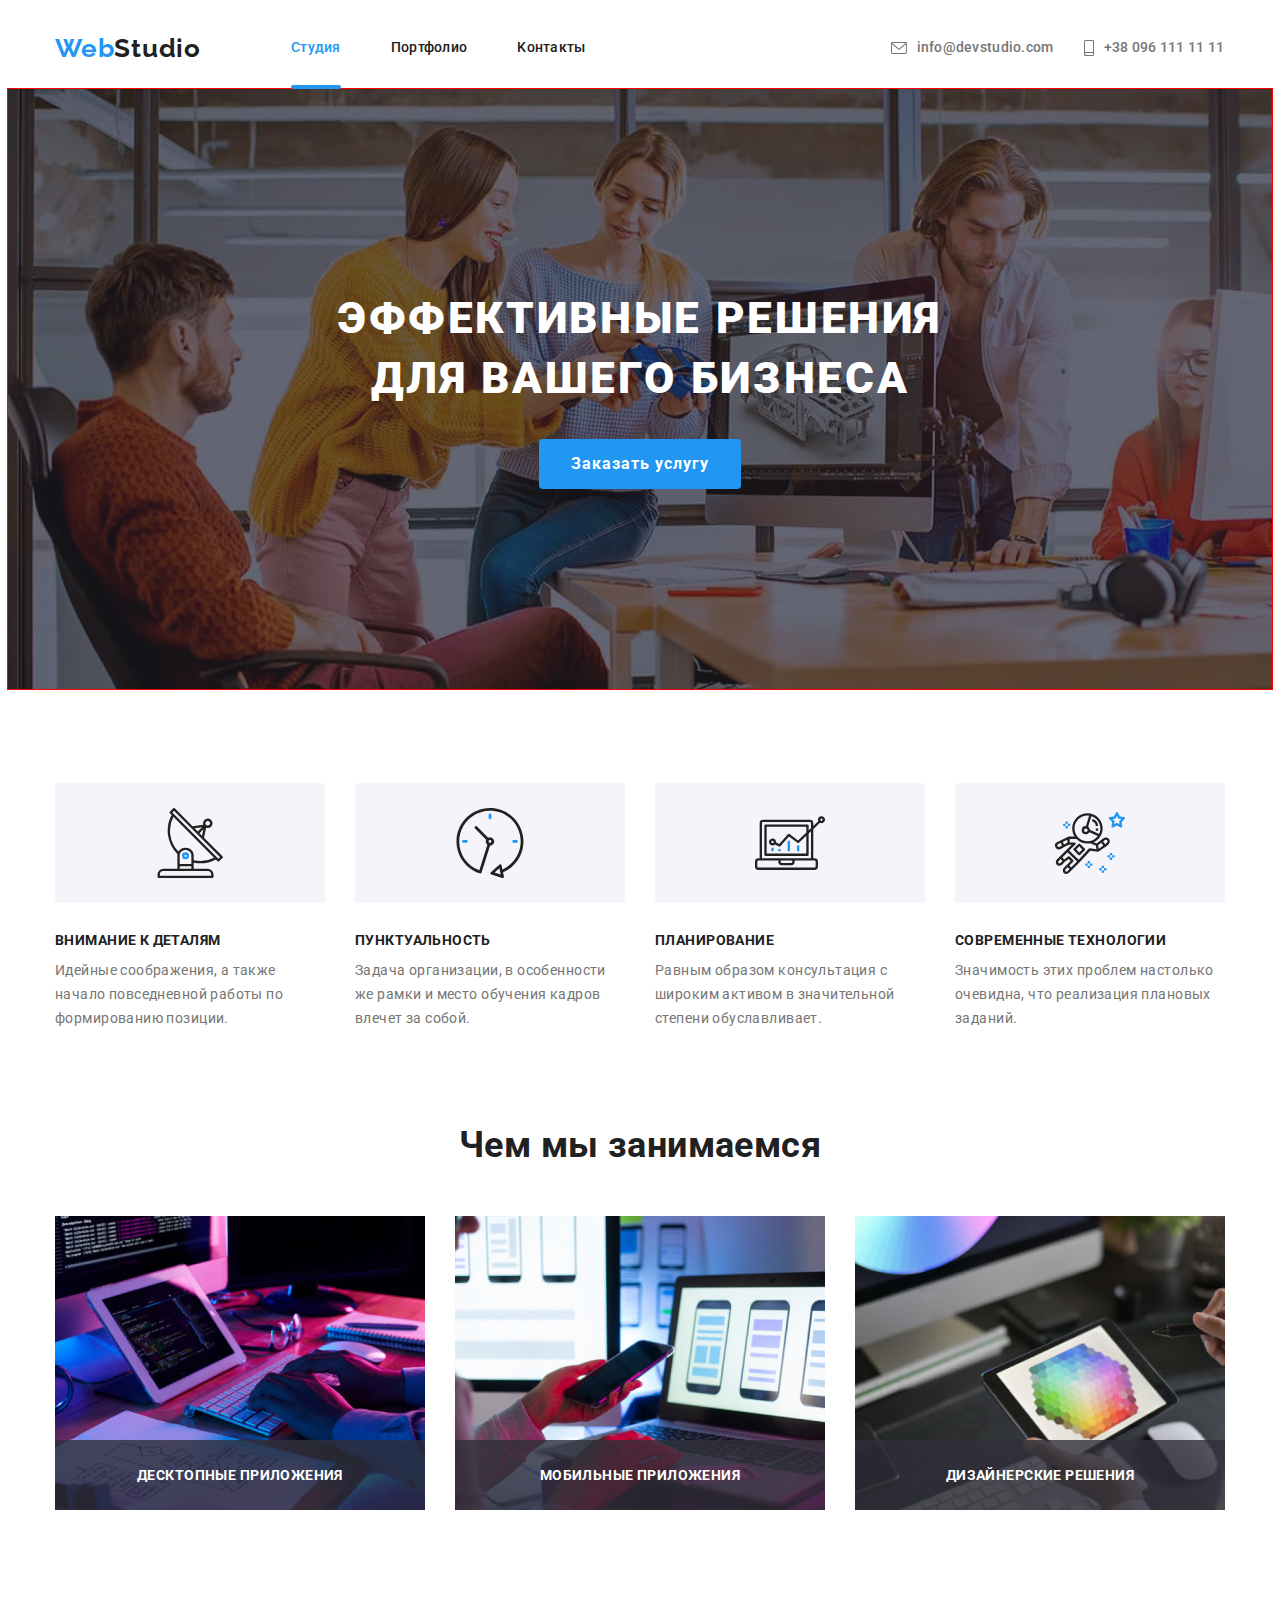
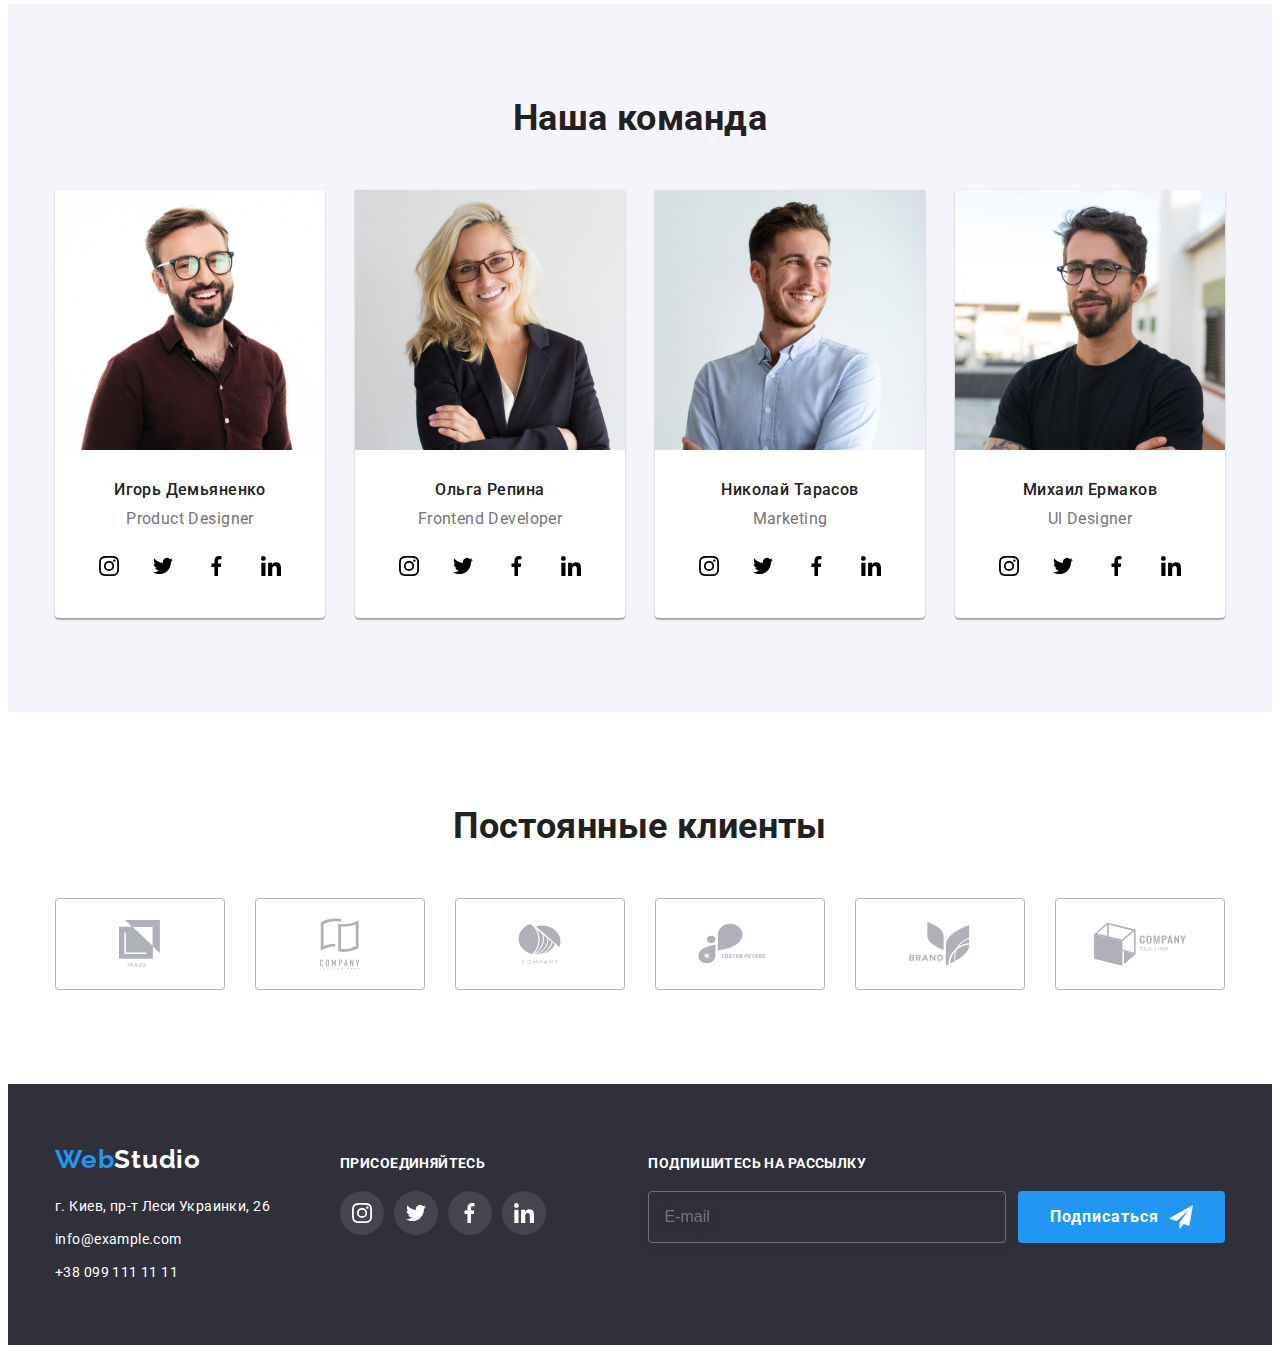
<file: index.html>
<!DOCTYPE html>
<html lang="ru">

<head>
    <meta charset="UTF-8">
    <meta http-equiv="X-UA-Compatible" content="IE=edge">
    <meta name="viewport" content="width=device-width, initial-scale=1.0">
    <link rel="preconnect" href="https://fonts.googleapis.com">
    <link rel="preconnect" href="https://fonts.gstatic.com" crossorigin>
    <link
        href="https://fonts.googleapis.com/css2?family=Raleway:wght@700&family=Roboto:wght@400;500;700;900&display=swap"
        rel="stylesheet">
    <title>Document</title>
    <link rel="stylesheet" href="https://cdnjs.cloudflare.com/ajax/libs/modern-normalize/1.1.0/modern-normalize.min.css" integrity="sha512-wpPYUAdjBVSE4KJnH1VR1HeZfpl1ub8YT/NKx4PuQ5NmX2tKuGu6U/JRp5y+Y8XG2tV+wKQpNHVUX03MfMFn9Q==" crossorigin="anonymous" referrerpolicy="no-referrer" />
    <!-- <link rel="stylesheet" href="./css/style.css"> -->
    <link rel="stylesheet" href="./css/main.min.css">
</head>

<body>
    <header class="header">
        <div class="container header-container">
            <nav class="site-nav">
                <a class="logo link" href="./" lang="en">Web<span class="logo-studio-header">Studio</span> </a>
                <ul class="header-nav__list list">
                    <li class="header-nav__item"><a class="link header-nav__link current" href="./index.html">Студия</a>
                    </li>
                    <li class="header-nav__item"><a class="link header-nav__link " href="./portfolio.html">Портфолио</a>
                    </li>
                    <li class="header-nav__item"><a class="link header-nav__link" href="">Kонтакты</a></li>
                </ul>
            </nav>
            <ul class="auth-nav list">
                <li class="auth-nav__item">
                    <a class="link header-nav__link contact-link" href="mailto:info@devstudio.com">
                        <svg class="auth-nav__icon" width="16" height="12">
                            <use href="img/icons.svg#icon-envelope"></use>
                        </svg>info@devstudio.com</a>
                </li>
                <li class="auth-nav__item">
                    <a class="link header-nav__link contact-link" href="tel:+38096111111">
                        <svg class="auth-nav__icon" width="10" height="16">
                            <use href="img/icons.svg#icon-smartphone"></use>
                        </svg>+38 096 111 11 11</a>
                </li>
            </ul>
        </div>
    </header>
    <main>
        <section class="hero overlay">
            <div class="container">
                <h1 class="hero__tittle">Эффективные решения <br> для вашего бизнеса</h1>
                <button class="button" data-modal-open type="button">Заказать услугу </button>
            </div>
        </section>
        <section class="about section">
            <div class="container">
                <h2 class="visually-hidden">Наши преимущества</h2>
                <ul class="list card-set">
                    <li class=" card-item">
                        <div class="about-list__wrap">
                            <svg class="about-item__icon">
                                <use href="img/icons.svg#icon-Group1"></use>
                            </svg>
                        </div>
                        <h3 class="about-item__tittle">Внимание к деталям</h3>
                        <p>Идейные соображения, а также начало повседневной работы по
                            формированию позиции.</p>
                    </li>
                    <li class="card-item">
                        <div class="about-list__wrap">
                            <svg class="about-item__icon">
                                <use href="img/icons.svg#icon-Group2"></use>
                            </svg>
                        </div>
                        <h3 class="about-item__tittle">Пунктуальность</h3>
                        <p>Задача организации, в особенности же рамки и место обучения кадров
                            влечет за собой.</p>
                    </li>
                    <li class=" card-item">
                        <div class="about-list__wrap">
                            <svg class="about-item__icon">
                                <use href="img/icons.svg#icon-Group3"></use>
                            </svg>
                        </div>
                        <h3 class="about-item__tittle">Планирование</h3>
                        <p>Равным образом консультация с широким активом в значительной степени
                            обуславливает.</p>
                    </li>
                    <li class=" card-item">
                        <div class="about-list__wrap">
                            <svg class="about-item__icon">
                                <use href="img/icons.svg#icon-Group4"></use>
                            </svg>
                        </div>
                        <h3 class="about-item__tittle">Современные технологии </h3>
                        <p>Значимость этих проблем настолько очевидна, что реализация плановых
                            заданий.</p>
                    </li>
                </ul>
            </div>
        </section>
        <section class="what-we-do section">
            <div class="container">
                <h2 class="section-tittle">Чем мы занимаемся</h2>
                <ul class="list card-set">
                    <li class="what-we-do__item card-item">
                        <div class="what-we-do__wrap">
                            <img src="./img/box1.jpg" alt="написание кода" width="370" height="294">
                            <p class="what-we-do__text">
                                десктопные приложения
                            </p>
                        </div>
                    </li>
                    <li class="what-we-do__item card-item">
                        <div class="what-we-do__wrap">
                            <img src="./img/box2.jpg" alt="разработка мобильного приложения" width="370" height="294">
                            <p class="what-we-do__text">
                                мобильные приложения
                            </p>
                        </div>
                    </li>
                    <li class="what-we-do__item card-item">
                        <div class="what-we-do__wrap">
                            <img src="./img/box3.jpg" alt="выбор цвета из цветовой палитры" width="370" height="294">
                            <p class="what-we-do__text">
                                дизайнерские решения
                            </p>
                        </div>
                    </li>

                </ul>
            </div>
        </section>
        <section class="our-team section">
            <div class="container">
                <h2 class="section-tittle">Наша команда</h2>
                <ul class="list card-set">
                    <li class="our-team__item card-item">
                        <img class="our-team__img" src="./img/teamcard1.jpg" alt="Product Designer Игорь Демьяненко"
                            width="270" height="260">
                        <h3 class="our-team__tittle">Игорь Демьяненко</h3>
                        <p class="our-team__text">Product Designer</p>
                        <ul class="social list">
                            <li class="social__item">
                                <a class="social__link" href="" target="_blank" rel="noopener noreferrer">
                                    <svg class="social__icon" width="20" height="20">
                                        <use href="img/icons.svg#icon-instagram"></use>
                                    </svg>
                                </a>
                            </li>
                            <li class="social__item">
                                <a class="social__link" href="" target="_blank" rel="noopener noreferrer">
                                    <svg class="social__icon" width="20" height="20">
                                        <use href="img/icons.svg#icon-twitter"></use>
                                    </svg>
                                </a>
                            </li>
                            <li class="social__item">
                                <a class="social__link" href="" target="_blank" rel="noopener noreferrer">
                                    <svg class="social__icon" width="20" height="20">
                                        <use href="img/icons.svg#icon-fb"></use>
                                    </svg>
                                </a>
                            </li>
                            <li class="social__item">
                                <a class="social__link" href="" target="_blank" rel="noopener noreferrer">
                                    <svg class="social__icon" width="20" height="20">
                                        <use href="img/icons.svg#icon-linkedin"></use>
                                    </svg>
                                </a>
                            </li>
                        </ul>
                    </li>
                    <li class="our-team__item card-item">
                        <img class="our-team__img" src="./img/teamcard2.jpg" alt="Frontend Developer Ольга Репина"
                            width="270" height="260">
                        <h3 class="our-team__tittle">Ольга Репина</h3>
                        <p class="our-team__text">Frontend Developer</p>
                        <ul class="social list">
                            <li class="social__item">
                                <a class="social__link" href="" target="_blank" rel="noopener noreferrer">
                                    <svg class="social__icon" width="20" height="20">
                                        <use href="img/icons.svg#icon-instagram"></use>
                                    </svg>
                                </a>
                            </li>
                            <li class="social__item">
                                <a class="social__link" href="" target="_blank" rel="noopener noreferrer">
                                    <svg class="social__icon" width="20" height="20">
                                        <use href="img/icons.svg#icon-twitter"></use>
                                    </svg>
                                </a>
                            </li>
                            <li class="social__item">
                                <a class="social__link" href="" target="_blank" rel="noopener noreferrer">
                                    <svg class="social__icon" width="20" height="20">
                                        <use href="img/icons.svg#icon-fb"></use>
                                    </svg>
                                </a>
                            </li>
                            <li class="social__item">
                                <a class="social__link" href="" target="_blank" rel="noopener noreferrer">
                                    <svg class="social__icon" width="20" height="20">
                                        <use href="img/icons.svg#icon-linkedin"></use>
                                    </svg>
                                </a>
                            </li>
                        </ul>
                    </li>
                    <li class="our-team__item card-item">
                        <img class="our-team__img" src="./img/teamcard3.jpg" alt="Marketing Николай Тарасов" width="270"
                            height="260">
                        <h3 class="our-team__tittle">Николай Тарасов</h3>
                        <p class="our-team__text">Marketing</p>
                        <ul class="social list">
                            <li class="social__item">
                                <a class="social__link" href="" target="_blank" rel="noopener noreferrer">
                                    <svg class="social__icon" width="20" height="20">
                                        <use href="img/icons.svg#icon-instagram"></use>
                                    </svg>
                                </a>
                            </li>
                            <li class="social__item">
                                <a class="social__link" href="" target="_blank" rel="noopener noreferrer">
                                    <svg class="social__icon" width="20" height="20">
                                        <use href="img/icons.svg#icon-twitter"></use>
                                    </svg>
                                </a>
                            </li>
                            <li class="social__item">
                                <a class="social__link" href="" target="_blank" rel="noopener noreferrer">
                                    <svg class="social__icon" width="20" height="20">
                                        <use href="img/icons.svg#icon-fb"></use>
                                    </svg>
                                </a>
                            </li>
                            <li class="social__item">
                                <a class="social__link" href="" target="_blank" rel="noopener noreferrer">
                                    <svg class="social__icon" width="20" height="20">
                                        <use href="img/icons.svg#icon-linkedin"></use>
                                    </svg>
                                </a>
                            </li>
                        </ul>
                    </li>
                    <li class="our-team__item card-item">
                        <img class="our-team__img" src="./img/teamcard4.jpg" alt="Ul Designer Михаил Ермаков" width="270"
                            height="260">
                        <h3 class="our-team__tittle">Михаил Ермаков</h3>
                        <p class="our-team__text">Ul Designer</p>
                        <ul class="social list">
                            <li class="social__item">
                                <a class="social__link" href="" target="_blank" rel="noopener noreferrer">
                                    <svg class="social__icon" width="20" height="20">
                                        <use href="img/icons.svg#icon-instagram"></use>
                                    </svg>
                                </a>
                            </li>
                            <li class="social__item">
                                <a class="social__link" href="" target="_blank" rel="noopener noreferrer">
                                    <svg class="social__icon" width="20" height="20">
                                        <use href="img/icons.svg#icon-twitter"></use>
                                    </svg>
                                </a>
                            </li>
                            <li class="social__item">
                                <a class="social__link" href="" target="_blank" rel="noopener noreferrer">
                                    <svg class="social__icon" width="20" height="20">
                                        <use href="img/icons.svg#icon-fb"></use>
                                    </svg>
                                </a>
                            </li>
                            <li class="social__item">
                                <a class="social__link" href="" target="_blank" rel="noopener noreferrer">
                                    <svg class="social__icon" width="20" height="20">
                                        <use href="img/icons.svg#icon-linkedin"></use>
                                    </svg>
                                </a>
                            </li>
                        </ul>
                    </li>
                </ul>
            </div>
        </section>
        <section class="our-partners section">
            <div class="container">
                <h2 class="section-tittle">Постоянные клиенты</h2>
                <ul class="card-set list">
                    <li class="our-partners__item card-item">
                        <a class="our-partners__block" href="" target="_blank" rel="noopener noreferrer">
                            <svg class="our-partners__icon" width="41" height="47">
                                <use href="img/icons.svg#icon-brand1"></use>
                            </svg>
                        </a>
                    </li>
                    <li class="our-partners__item card-item">
                        <a class="our-partners__block" href="" target="_blank" rel="noopener noreferrer">
                            <svg class="our-partners__icon" width="40" height="52">
                                <use href="img/icons.svg#icon-brand2"></use>
                            </svg>
                        </a>
                    </li>
                    <li class="our-partners__item card-item">
                        <a class="our-partners__block" href="" target="_blank" rel="noopener noreferrer">
                            <svg class="our-partners__icon" width="43" height="41">
                                <use href="img/icons.svg#icon-brand3"></use>
                            </svg>
                        </a>
                    </li>
                    <li class="our-partners__item card-item">
                        <a class="our-partners__block" href="" target="_blank" rel="noopener noreferrer">
                            <svg class="our-partners__icon" width="84" height="41">
                                <use href="img/icons.svg#icon-brand4"></use>
                            </svg>
                        </a>
                    </li>
                    <li class="our-partners__item card-item">
                        <a class="our-partners__block" href="" target="_blank" rel="noopener noreferrer">
                            <svg class="our-partners__icon" width="63" height="45">
                                <use href="img/icons.svg#icon-brand5"></use>
                            </svg>
                        </a>
                    </li>
                    <li class="our-partners__item card-item">
                        <a class="our-partners__block" href="" target="_blank" rel="noopener noreferrer">
                            <svg class="our-partners__icon" width="94" height="44">
                                <use href="img/icons.svg#icon-brand6"></use>
                            </svg>
                        </a>
                    </li>

                </ul>
            </div>
        </section>
    </main>

    <footer class="footer">
        <div class="container containeer-footer">
            <div class="footer-cont-item">
                <a class="logo link logo-footer" href="/" lang="en">Web<span class="logo-studio-footer">Studio</span>
                </a>
                <address>
                    <ul class="list">
                        <li class="footer-adress-item">
                            <a class="link footer-adress-link" href="https://goo.gl/maps/KT7HjBjqopd9bMn17"
                                target="_blank" rel="noopener noreferrer">г. Киев,
                                пр-т Леси Украинки, 26</a>

                        </li>
                        <li class="footer-adress-item">
                            <a class="link footer-adress-link " href="mailto:info@example.com">info@example.com</a>
                        </li>
                        <li class="footer-adress-item">
                            <a class="link footer-adress-link " href="tel:+380991111111">+38 099 111 11 11</a>
                        </li>
                    </ul>
                </address>
            </div>
            <div class="footer-cont-item">
                <h3 class="join-us-tittle">Присоединяйтесь</h3>
                <ul class="social list">
                    <li class="social__item">
                        <a href="" class="social__link" target="_blank" rel="noopener noreferrer">
                            <svg class="social__icon" width="20" height="20">
                                <use href="img/icons.svg#icon-instagram"></use>
                            </svg>
                        </a>
                    </li>
                    <li class="social__item">
                        <a href="" class="social__link" target="_blank" rel="noopener noreferrer">
                            <svg class="social__icon" width="20" height="20">
                                <use href="img/icons.svg#icon-twitter"></use>
                            </svg>
                        </a>
                    </li>
                    <li class="social__item">
                        <a href="" class="social__link" target="_blank" rel="noopener noreferrer">
                            <svg class="social__icon" width="20" height="20">
                                <use href="img/icons.svg#icon-fb"></use>
                            </svg>
                        </a>
                    </li>
                    <li class="social__item">
                        <a href="" class="social__link" target="_blank" rel="noopener noreferrer">
                            <svg class="social__icon" width="20" height="20">
                                <use href="img/icons.svg#icon-linkedin"></use>
                            </svg>
                        </a>
                    </li>
                </ul>
            </div>
            <div class="footer-cont-item">
                <h3 class="join-us-tittle">подпишитесь на рассылку</h3>
                <form class="subscribe-form">
                    <input class="subscribe-input" name="mail" type="email" placeholder="E-mail">
                    <button class="button subscribe-btn" type="submit">Подписаться
                        <svg class="subscribe-icon" width="24" height="24">
                            <use href="img/icons.svg#icon-subscribe"></use>
                        </svg>
                    </button>
                </form>
            </div>
        </div>
    </footer>
    <div class="backdrop is-hidden" data-modal >
        <div class="modal">
            <button type="button" data-modal-close class="modal__close">
                <svg class="modal-close__icon" width="10" height="10">
                    <use href="img/icons.svg#icon-modal-close"></use>
                </svg>
            </button>
            <p class="modal__tittle">Оставьте свои данные, мы вам перезвоним</p>
            <form class="form">
                <div class="form__field">
                    <label class="form__label" for="user-name">Имя</label>
                    <div class="form__wrap">
                        <input class="form__input" type="text" name="user-name" id="user-name">
                        <svg class="form__icon" width="12" height="12">
                            <use href="img/icons.svg#icon-modal-name"></use>
                        </svg>
                    </div>                    
                </div>
                <div class="form__field">
                    <label class="form__label" for="user-tel">Телефон</label>
                    <div class="form__wrap">
                        <input class="form__input" type="tel" name="user-tel" id="user-tel">
                        <svg class="form__icon" width="13" height="13">
                            <use href="img/icons.svg#icon-modal-tel"></use>
                        </svg>
                    </div>                    
                </div>
                <div class="form__field">
                    <label class="form__label" for="user-email">Почта</label>
                    <div class="form__wrap">
                        <input class="form__input" type="email" name="user-email" id="user-email">
                        <svg class="form__icon" width="15" height="12">
                            <use href="img/icons.svg#icon-modal-email"></use>
                        </svg>
                    </div>
                </div>
                <div class="form__field form-text-area">
                    <label class="form__label" for="user-comment">Комментарий</label>
                    <textarea class="form__input textarea" name="user-comment" id="user-comment" placeholder="Введите текст"></textarea>
                </div>

                <div class="policy">
                    <input class="policy-check-icon visually-hidden" type="checkbox" id="policy" name="policy">
                    <label class="policy__label" for="policy">Соглашаюсь с рассылкой и принимаю 
                        <a class="policy__link" href="" target="_blank" rel="noopener noreferrer">Условия договора</a>
                    </label>
                </div>
                
                <button class="button modal-btn" type="submit">Отправить</button>
            </form>
        </div>
    </div>
    <script src="./js/modal.js"></script>
</body>

</html>
</file>
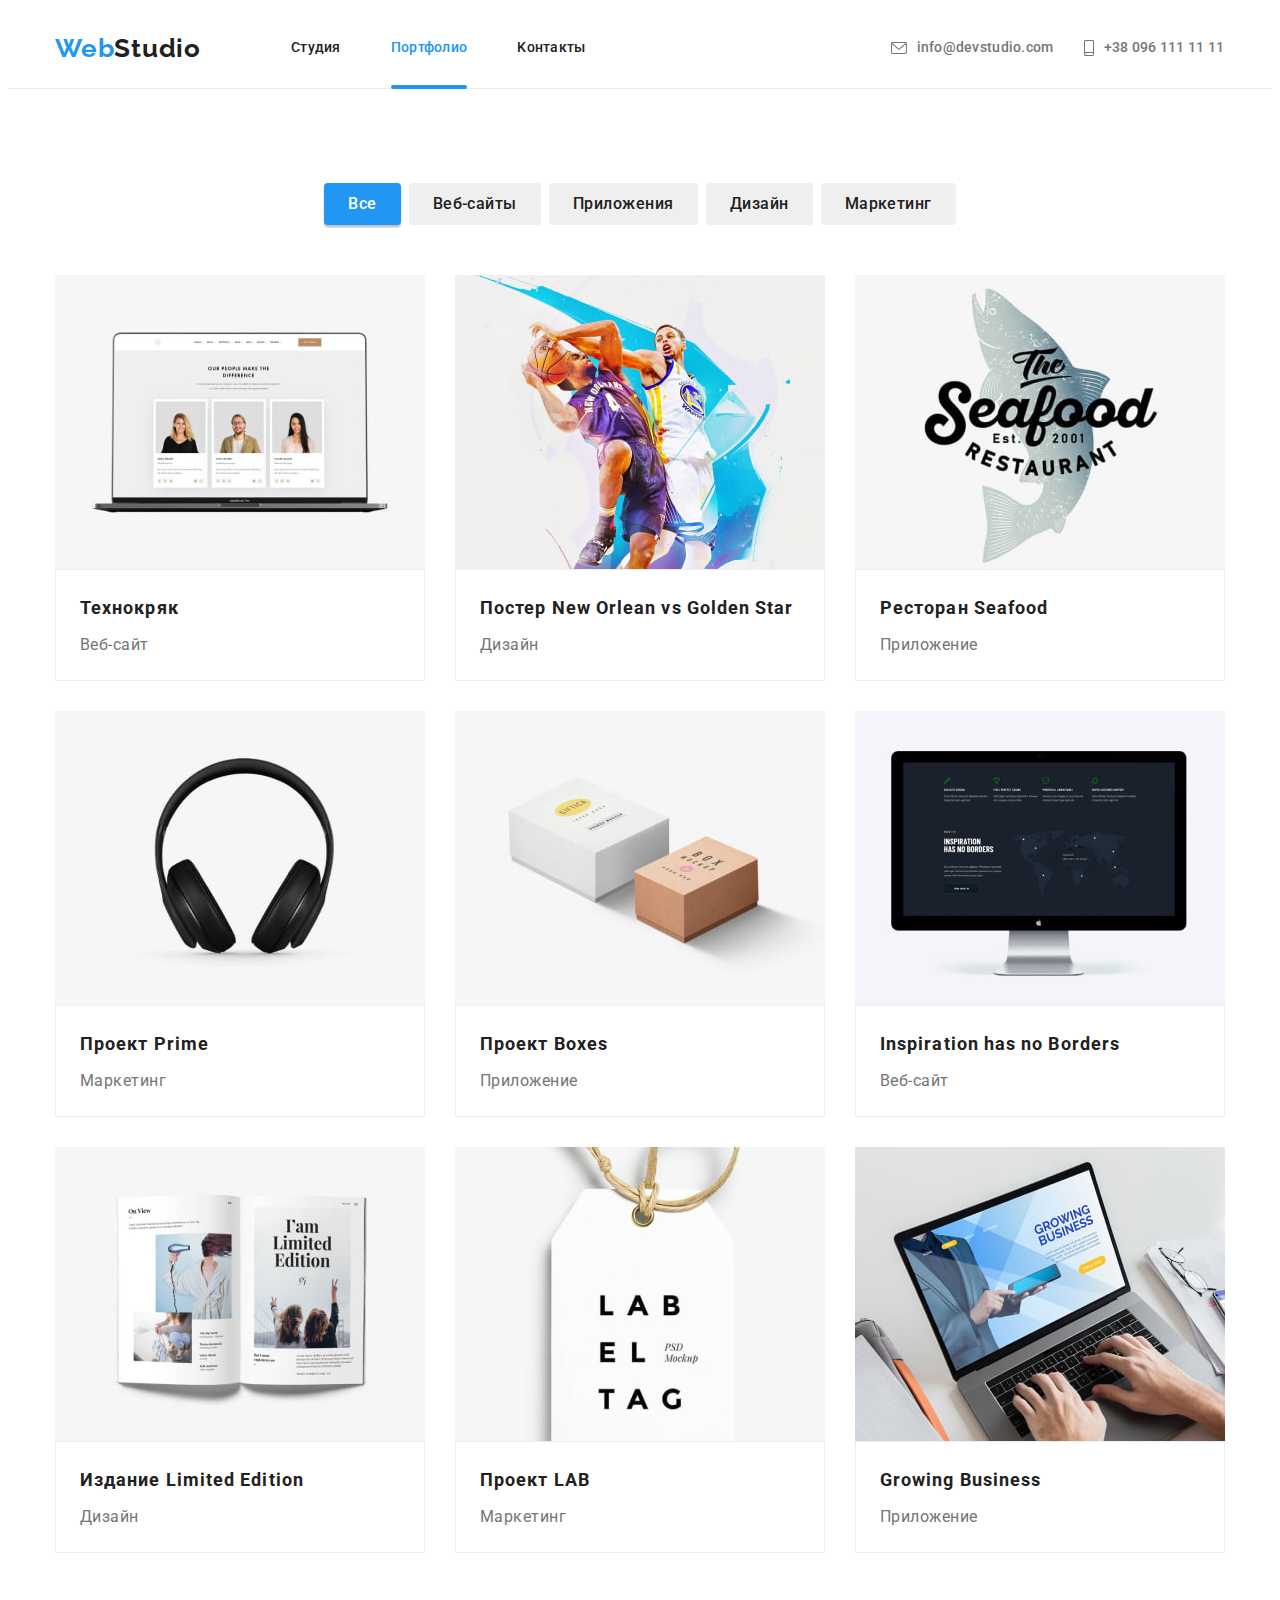
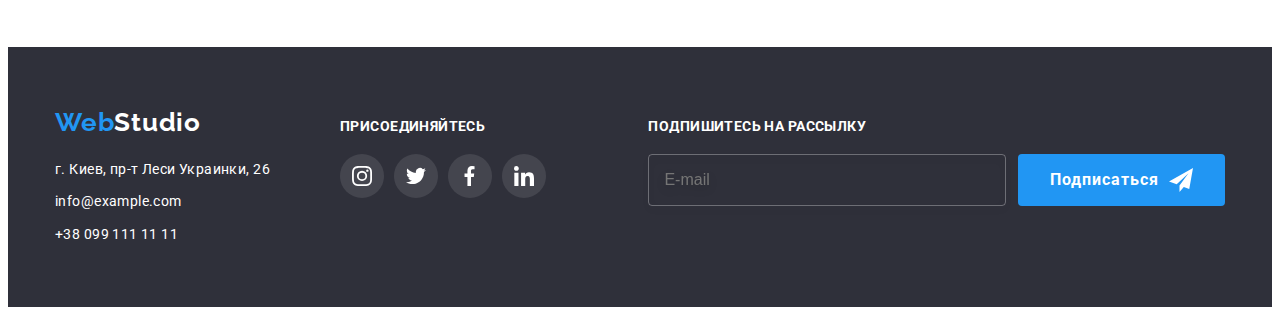
<file: portfolio.html>
<!DOCTYPE html>
<html lang="ru">

<head>
    <meta charset="UTF-8">
    <meta http-equiv="X-UA-Compatible" content="IE=edge">
    <meta name="viewport" content="width=device-width, initial-scale=1.0">
    <link rel="preconnect" href="https://fonts.googleapis.com">
    <link rel="preconnect" href="https://fonts.gstatic.com" crossorigin>
    <link
        href="https://fonts.googleapis.com/css2?family=Raleway:wght@700&family=Roboto:wght@400;500;700;900&display=swap"
        rel="stylesheet">
    <title>Document</title>
    <link rel="stylesheet" href="https://cdnjs.cloudflare.com/ajax/libs/modern-normalize/1.1.0/modern-normalize.min.css" integrity="sha512-wpPYUAdjBVSE4KJnH1VR1HeZfpl1ub8YT/NKx4PuQ5NmX2tKuGu6U/JRp5y+Y8XG2tV+wKQpNHVUX03MfMFn9Q==" crossorigin="anonymous" referrerpolicy="no-referrer" /><link rel="stylesheet" href="https://cdnjs.cloudflare.com/ajax/libs/modern-normalize/1.1.0/modern-normalize.min.css" integrity="sha512-wpPYUAdjBVSE4KJnH1VR1HeZfpl1ub8YT/NKx4PuQ5NmX2tKuGu6U/JRp5y+Y8XG2tV+wKQpNHVUX03MfMFn9Q==" crossorigin="anonymous" referrerpolicy="no-referrer" />
    <link rel="stylesheet" href="./css/main.min.css">
</head>

<body>
    <header class="header">
        <div class="container header-container">
            <nav class="site-nav">
                <a class="logo link" href="./" lang="en">Web<span class="logo-studio-header">Studio</span> </a>
                <ul class="header-nav__list list">
                    <li class="header-nav__item"><a class="link header-nav__link" href="./index.html">Студия</a></li>
                    <li class="header-nav__item"><a class="link header-nav__link current"
                            href="./portfolio.html">Портфолио</a></li>
                    <li class="header-nav__item"><a class="link header-nav__link" href="">Kонтакты</a></li>
                </ul>
            </nav>
            <ul class="auth-nav list">
                <li class="auth-nav__item">
                    <a class="link header-nav__link contact-link" href="mailto:info@devstudio.com">
                        <svg class="auth-nav__icon" width="16" height="12">
                            <use href="img/icons.svg#icon-envelope"></use>
                        </svg>info@devstudio.com</a>
                </li>
                <li class="auth-nav__item">
                    <a class="link header-nav__link contact-link" href="tel:+38096111111">
                        <svg class="auth-nav__icon" width="10" height="16">
                            <use href="img/icons.svg#icon-smartphone"></use>
                        </svg>+38 096 111 11 11</a>
                </li>
            </ul>
        </div>
    </header>
    <main>
        <section class=" section ">
            <div class="container our-projects-container">
                <h1 class="visually-hidden">Наши проэкты</h1>
                <ul class="list filter">
                    <li class="filter__item"> <button class="filter__btn current-btn" type="button">Все</button> </li>
                    <li class="filter__item"> <button class="filter__btn" type="button">Веб-сайты</button> </li>
                    <li class="filter__item"> <button class="filter__btn" type="button">Приложения</button> </li>
                    <li class="filter__item"> <button class="filter__btn" type="button">Дизайн</button> </li>
                    <li class="filter__item"> <button class="filter__btn" type="button">Маркетинг</button> </li>
                </ul>
                <ul class="card-set list">
                    <li class="our-projects__item">
                        <a class="link our-projects__link" href="" target="_blank" rel="noopener noreferrer">
                            <div class="our-projects__wrap">
                                <img class="our-project__img" src="./img/portfoliounit1.jpg" alt="технокряк"
                                    width="370" height="294">
                                <p class="our-projects__overlay">
                                    Lorem ipsum dolor sit amet, consectetur adipisicing elit. Cupiditate velit expedita
                                    eos, aut fuga eveniet temporibus quis voluptatibus magnam enim.Lorem ipsum dolor sit
                                    amet, consectetur adipisicing elit. Cupiditate velit expedita eos, aut fuga eveniet
                                    temporibus quis voluptatibus magnam enim.Lorem ipsum dolor sit amet, consectetur
                                    adipisicing elit. Cupiditate velit expedita eos, aut fuga eveniet temporibus quis
                                    voluptatibus magnam enim.Lorem ipsum dolor sit amet, consectetur adipisicing elit.
                                    Cupiditate velit expedita eos, aut fuga eveniet temporibus
                                    quis voluptatibus magnam enim.
                                </p>
                            </div>
                            <div class="our-projects__description">
                                <h2 class="our-projects__tittle">Технокряк</h2>
                                <p class="our-projects__text">Веб-сайт</p>
                            </div>
                        </a>
                    </li>
                    <li class="our-projects__item">
                        <a class="link our-projects__link" href="" target="_blank" rel="noopener noreferrer">
                            <div class="our-projects__wrap">
                                <img class="our-project__img" src="./img/portfoliounit2.jpg"
                                    alt="Постер New Orlean vs Golden Star" width="370" height="294">
                                <p class="our-projects__overlay">
                                    Lorem ipsum dolor sit amet, consectetur adipisicing elit. Cupiditate velit expedita
                                    eos, aut fuga eveniet temporibus
                                    quis voluptatibus magnam enim.
                                </p>
                            </div>
                            <div class="our-projects__description">
                                <h2 class="our-projects__tittle">Постер New Orlean vs Golden Star</h2>
                                <p class="our-projects__text">Дизайн</p>
                            </div>
                        </a>
                    </li>
                    <li class="our-projects__item">
                        <a class="link our-projects__link" href="" target="_blank" rel="noopener noreferrer">
                            <div class="our-projects__wrap">
                                <img class="our-project__img" src="./img/portfoliounit3.jpg" alt="Ресторан Seafood"
                                    width="370" height="294">
                                <p class="our-projects__overlay">
                                    Lorem ipsum dolor sit amet, consectetur adipisicing elit. Cupiditate velit expedita
                                    eos, aut fuga eveniet temporibus
                                    quis voluptatibus magnam enim.
                                </p>
                            </div>
                            <div class="our-projects__description">
                                <h2 class="our-projects__tittle">Ресторан Seafood</h2>
                                <p class="our-projects__text">Приложение</p>
                            </div>
                        </a>
                    </li>
                    <li class="our-projects__item">
                        <a class="link our-projects__link" href="" target="_blank" rel="noopener noreferrer">
                            <div class="our-projects__wrap">
                                <img class="our-project__img" src="./img/portfoliounit4.jpg" alt="Проект Prime"
                                    width="370" height="294">
                                <p class="our-projects__overlay">
                                    Lorem ipsum dolor sit amet, consectetur adipisicing elit. Cupiditate velit expedita
                                    eos, aut fuga eveniet temporibus
                                    quis voluptatibus magnam enim.
                                </p>
                            </div>
                            <div class="our-projects__description">
                                <h2 class="our-projects__tittle">Проект Prime</h2>
                                <p class="our-projects__text">Маркетинг</p>
                            </div>
                        </a>
                    </li>
                    <li class="our-projects__item">
                        <a class="link our-projects__link" href="" target="_blank" rel="noopener noreferrer">
                            <div class="our-projects__wrap">
                                <img class="our-project__img" src="./img/portfoliounit5.jpg" alt="Проект Boxes"
                                    width="370" height="294">
                                <p class="our-projects__overlay">
                                    Lorem ipsum dolor sit amet, consectetur adipisicing elit. Cupiditate velit expedita
                                    eos, aut fuga eveniet temporibus
                                    quis voluptatibus magnam enim.
                                </p>
                            </div>
                            <div class="our-projects__description">
                                <h2 class="our-projects__tittle">Проект Boxes</h2>
                                <p class="our-projects__text">Приложение</p>
                            </div>
                        </a>
                    </li>
                    <li class="our-projects__item">
                        <a class="link our-projects__link" href="" target="_blank" rel="noopener noreferrer">
                            <div class="our-projects__wrap">
                                <img class="our-project__img" src="./img/portfoliounit6.jpg"
                                    alt="Inspiration has no Borders" width="370" height="294">
                                <p class="our-projects__overlay">
                                    Lorem ipsum dolor sit amet, consectetur adipisicing elit. Cupiditate velit expedita
                                    eos, aut fuga eveniet temporibus
                                    quis voluptatibus magnam enim.
                                </p>
                            </div>
                            <div class="our-projects__description">
                                <h2 class="our-projects__tittle">Inspiration has no Borders</h2>
                                <p class="our-projects__text">Веб-сайт</p>
                            </div>
                        </a>
                    </li>
                    <li class="our-projects__item">
                        <a class="link our-projects__link" href="" target="_blank" rel="noopener noreferrer">
                            <div class="our-projects__wrap">
                                <img class="our-project__img" src="./img/portfoliounit7.jpg"
                                    alt="Издание Limited Edition" width="370" height="294">
                                <p class="our-projects__overlay">
                                    Lorem ipsum dolor sit amet, consectetur adipisicing elit. Cupiditate velit expedita
                                    eos, aut fuga eveniet temporibus
                                    quis voluptatibus magnam enim.
                                </p>
                            </div>
                            <div class="our-projects__description">
                                <h2 class="our-projects__tittle">Издание Limited Edition</h2>
                                <p class="our-projects__text">Дизайн</p>
                            </div>
                        </a>
                    </li>
                    <li class="our-projects__item">
                        <a class="link our-projects__link" href="" target="_blank" rel="noopener noreferrer">
                            <div class="our-projects__wrap">
                                <img class="our-project__img" src="./img/portfoliounit8.jpg" alt="Проект LAB"
                                    width="370" height="294">
                                <p class="our-projects__overlay">
                                    Lorem ipsum dolor sit amet, consectetur adipisicing elit. Cupiditate velit expedita
                                    eos, aut fuga eveniet temporibus
                                    quis voluptatibus magnam enim.
                                </p>
                            </div>
                            <div class="our-projects__description">
                                <h2 class="our-projects__tittle">Проект LAB</h2>
                                <p class="our-projects__text">Маркетинг</p>
                            </div>
                        </a>
                    </li>
                    <li class="our-projects__item">
                        <a class="link our-projects__link" href="" target="_blank" rel="noopener noreferrer">
                            <div class="our-projects__wrap">
                                <img class="our-project__img" src="./img/portfoliounit9.jpg" alt="Growing Business"
                                    width="370" height="294">
                                <p class="our-projects__overlay">
                                    Lorem ipsum dolor sit amet, consectetur adipisicing elit. Cupiditate velit expedita
                                    eos, aut fuga eveniet temporibus
                                    quis voluptatibus magnam enim.
                                </p>
                            </div>
                            <div class="our-projects__description">
                                <h2 class="our-projects__tittle">Growing Business</h2>
                                <p class="our-projects__text">Приложение</p>
                            </div>

                        </a>
                    </li>
                </ul>
            </div>
        </section>

    </main>

    <footer class="footer">
        <div class="container containeer-footer">
            <div class="footer-cont-item">
                <a class="logo link logo-footer" href="/" lang="en">Web<span class="logo-studio-footer">Studio</span>
                </a>
                <address>
                    <ul class="list">
                        <li class="footer-adress-item">
                            <a class="link footer-adress-link" href="https://goo.gl/maps/KT7HjBjqopd9bMn17" target="_blank"
                                rel="noopener noreferrer">г. Киев,
                                пр-т Леси Украинки, 26</a>
    
                        </li>
                        <li class="footer-adress-item">
                            <a class="link footer-adress-link " href="mailto:info@example.com">info@example.com</a>
                        </li>
                        <li class="footer-adress-item">
                            <a class="link footer-adress-link " href="tel:+380991111111">+38 099 111 11 11</a>
                        </li>
                    </ul>
                </address>
            </div>
            <div class="footer-cont-item">
                <h3 class="join-us-tittle">Присоединяйтесь</h3>
                <ul class="social list">
                    <li class="social__item">
                        <a href="" class="social__link" target="_blank" rel="noopener noreferrer">
                            <svg class="social__icon" width="20" height="20">
                                <use href="img/icons.svg#icon-instagram"></use>
                            </svg>
                        </a>
                    </li>
                    <li class="social__item">
                        <a href="" class="social__link" target="_blank" rel="noopener noreferrer">
                            <svg class="social__icon" width="20" height="20">
                                <use href="img/icons.svg#icon-twitter"></use>
                            </svg>
                        </a>
                    </li>
                    <li class="social__item">
                        <a href="" class="social__link" target="_blank" rel="noopener noreferrer">
                            <svg class="social__icon" width="20" height="20">
                                <use href="img/icons.svg#icon-fb"></use>
                            </svg>
                        </a>
                    </li>
                    <li class="social__item">
                        <a href="" class="social__link" target="_blank" rel="noopener noreferrer">
                            <svg class="social__icon" width="20" height="20">
                                <use href="img/icons.svg#icon-linkedin"></use>
                            </svg>
                        </a>
                    </li>
                </ul>
            </div>
            <div class="footer-cont-item">
                <h3 class="join-us-tittle">подпишитесь на рассылку</h3>
                <form class="subscribe-form">
                    <input class="subscribe-input" name="mail" type="email" placeholder="E-mail">
                    <button class="button subscribe-btn" type="submit">Подписаться
                        <svg class="subscribe-icon" width="24" height="24">
                            <use href="img/icons.svg#icon-subscribe"></use>
                        </svg>
                    </button>
                </form>
            </div>
        </div>
    </footer>
</body>

</html>
</file>
<file: css/main.min.css>
:root{--main-text-color: #757575;--accent-color: #2196f3;--secondary-text-color: #212121;--white-link-color: #ffffff;--border-color: #eeeeee;--main-bgc: #2f303a;--sec-bgc: #f5f4fa;--icon-fill:#afb1b8;--another-one-bgc: rgba(47, 48, 58, 0.8);--placeholder-color: rgba(117, 117, 117, 0.5);--animation: 250ms cubic-bezier(0.4, 0, 0.2, 1);--gap:30px;--item:4}.card-set{display:flex;flex-wrap:wrap;margin-top:calc(-1*var(--gap));margin-left:calc(-1*var(--gap))}.card-item{margin-left:var(--gap);margin-top:var(--gap);flex-basis:calc(100%/var(--item) - var(--gap))}h1,h2,h3,p,ul{margin:0;padding:0}*,*::before,*::after{box-sizing:border-box}.list{list-style:none}img{display:block;width:100%;height:auto}.link{text-decoration:none;color:currentColor}body{font-family:Roboto,sans-serif;font-style:normal;font-weight:400;font-size:14px;line-height:1.71;letter-spacing:.03em;color:var(--main-text-color)}.visually-hidden{position:absolute;width:1px;height:1px;margin:-1px;padding:0;overflow:hidden;border:0;clip:rect(0 0 0 0)}.is-hidden{opacity:0;visibility:hidden;pointer-events:none}.container{padding-left:15px;padding-right:15px;margin:0 auto;width:1200px}.button{font-family:inherit;background-color:var(--accent-color);padding:10px 32px;color:var(--white-link-color);font-weight:700;font-size:16px;line-height:1.88;text-align:center;letter-spacing:.06em;cursor:pointer;border-radius:4px;border:none;transition:background-color var(--animation),box-shadow var(--animation)}.button:focus,.button:hover{background-color:#188ce8;box-shadow:0px 4px 4px rgba(0,0,0,.15)}.section-tittle{font-weight:700;font-size:36px;line-height:1.16;text-align:center;color:var(--secondary-text-color);margin-bottom:50px}.section{padding-top:94px;padding-bottom:94px}.logo{color:var(--accent-color);font-family:Raleway;font-weight:bold;font-size:26px;line-height:1.19;letter-spacing:.03em}.logo-studio-header{color:var(--secondary-text-color)}.logo-studio-footer{color:var(--white-link-color)}.backdrop{position:fixed;top:0;width:100vw;height:100vh;background:rgba(0,0,0,.2);transition:opacity 250ms,visibility 250ms}.social__link{width:44px;height:44px;display:flex;justify-content:center;align-items:center;color:var(--icon-fill);border-radius:50%;background-color:var(--white-link-color);transition:color 250ms cubic-bezier(0.4, 0, 0.2, 1),background-color 250ms cubic-bezier(0.4, 0, 0.2, 1)}.social__link:hover,.social__link:focus{background-color:var(--accent-color);color:var(--white-link-color)}.social{display:flex;justify-content:center}.social__item+.social__item{margin-left:10px}.social__icon{color:currentColor}.footer .social__icon{fill:var(--white-link-color)}.modal{width:528px;min-height:581px;background-color:var(--white-link-color);box-shadow:0px 1px 3px rgba(0,0,0,.12),0px 1px 1px rgba(0,0,0,.14),0px 2px 1px rgba(0,0,0,.2);border-radius:4px;position:absolute;top:50%;left:50%;transform:translate(-50%, -50%) scale(1);transition:transform 250ms;padding:40px 40px}.modal__tittle{font-size:20px;line-height:1.15;text-align:center;color:var(--secondary-text-color);margin-bottom:12px;font-weight:700}.modal__close{width:30px;height:30px;border-radius:50%;border:1px solid rgba(0,0,0,.1);background:var(--white-link-color);position:absolute;top:8px;right:8px;display:flex;align-items:center;justify-content:center;cursor:pointer}.modal-close__icon{fill:#000;transition:fill 250ms cubic-bezier(0.4, 0, 0.2, 1)}.modal__close:hover>.modal-close__icon,.modal__close:focus>.modal-close__icon{fill:var(--accent-color)}.form{width:450px;margin-left:auto;margin-right:auto;padding:0}.form__icon{position:absolute;left:15px;top:50%;transform:translateY(-50%);transition:fill var(--animation)}.form__input:focus+.form__icon,.form__input:hover+.form__icon{fill:var(--accent-color)}.form__wrap{position:relative;transition:border-color var(--animation)}.form__field{display:flex;flex-direction:column;margin-bottom:10px}.form__label{font-size:12px;line-height:1.1666666667;margin-bottom:4px}.form__input{width:100%;height:40px;padding:14px 14px 14px 40px;border:1px solid rgba(33,33,33,.2);border-radius:4px;outline:none;transition:border-color var(--animation)}.form__input:focus,.form__input:hover{border-color:var(--accent-color)}.textarea{resize:none;height:120px;padding:12px 16px;font-size:13px;padding-left:14px}.textarea::placeholder{color:var(--placeholder-color)}.form-text-area{margin-bottom:20px}.policy{margin-bottom:30px}.policy__label{display:flex;align-items:center;justify-content:center;transition:border var(--animation)}.policy__label::before{content:" ";width:16px;height:15px;border:2px solid var(--secondary-text-color);border-radius:4px;display:block;margin-right:8px;cursor:pointer}.policy-check-icon:checked+.policy__label::before{border:2px solid var(--accent-color);background-image:url(../img/icon-check.svg);background-repeat:no-repeat;background-position:center;background-size:cover;background-color:var(--accent-color)}.policy-check-icon:focus+.policy__label::before,.policy-check-icon:hover+.policy__label::before{border:2px solid var(--accent-color)}.policy__link{color:var(--accent-color)}.modal-btn{display:block;margin-left:auto;margin-right:auto}.backdrop.is-hidden .modal{transform:translate(-50%, -50%) scale(0.5)}.site-nav>.logo{margin-right:90px}.site-nav{display:flex;align-items:center}.header-nav__list{color:var(--secondary-text-color);display:flex;padding-left:0}.header-nav__item{margin-right:50px}.header-nav__item:last-child{margin-right:0}.auth-nav{display:flex;justify-content:center;align-items:center;margin-left:305px;padding-left:0}.auth-nav__item{margin-right:30px;display:flex;justify-content:center;align-items:center}.auth-nav__item:last-child{margin-right:0}.header-nav__link{color:inherit;font-weight:500;font-size:14px;line-height:1.14;letter-spacing:.02em;padding-top:32px;padding-bottom:32px;display:flex;align-items:center;transition:color 250ms cubic-bezier(0.4, 0, 0.2, 1)}.header-nav__link:hover,.header-nav__link:focus{color:var(--accent-color);position:relative}.current{color:var(--accent-color);position:relative}.current::after{position:absolute;content:"";width:100%;height:4px;background:#2196f3;border-radius:2px;left:0;bottom:-1px}.auth-nav__icon{fill:currentColor;margin-right:10px}.header{border-bottom:1px solid #ececec}.header-container{display:flex;align-items:center}.hero{text-align:center;padding-top:200px;padding-bottom:200px}.overlay{max-width:1600px;margin-right:auto;margin-left:auto;outline:1px solid red;background-image:linear-gradient(to right, rgba(47, 48, 58, 0.4), rgba(47, 48, 58, 0.4)),url(../img/hero-bg.jpg)}.hero__tittle{color:var(--white-link-color);font-weight:900;font-size:44px;line-height:1.36;margin-bottom:30px;letter-spacing:.06em;text-transform:uppercase}.about{padding-bottom:0}.about-list__wrap{padding:25px 100px;margin-bottom:30px;height:120px;background:var(--sec-bgc);border-radius:4px}.about-item__icon{width:70px;height:70px}.about-item__tittle{font-weight:700;font-size:14px;line-height:1.14;letter-spacing:.03em;text-transform:uppercase;color:var(--secondary-text-color);margin-bottom:10px}.about-list__item{flex-basis:calc(25% - 30px)}.what-we-do__item{--item:3}.what-we-do__wrap{position:relative}.what-we-do__text{position:absolute;bottom:0;left:0;font-weight:bold;line-height:1.1428571429;text-align:center;text-transform:uppercase;color:var(--white-link-color);width:100%;padding-top:27px;padding-bottom:27px;background:var(--another-one-bgc)}.our-team{background-color:#f5f4fa}.our-team__item{background:#fff;box-shadow:0px 1px 3px rgba(0,0,0,.12),0px 1px 1px rgba(0,0,0,.14),0px 2px 1px rgba(0,0,0,.2);border-radius:0px 0px 4px 4px;padding-bottom:30px}.our-team__tittle{font-weight:500;font-size:16px;line-height:1.19;text-align:center;color:var(--secondary-text-color);margin-bottom:10px}.our-team__text{font-size:16px;line-height:1.19;text-align:center;margin-bottom:16px}.our-team__img{margin-bottom:30px}.our-partners__block{display:flex;justify-content:center;align-items:center;height:92px;border:1px solid currentColor;color:var(--icon-fill);border-radius:4px;transition:color 250ms cubic-bezier(0.4, 0, 0.2, 1)}.our-partners__block:hover,.our-partners__block:focus{color:var(--accent-color)}.our-partners__item{margin-top:30px;margin-left:30px;flex-basis:calc(16.6666666667% - 30px)}.our-partners__icon{fill:currentColor}.footer{background-color:var(--main-bgc);padding-top:60px;padding-bottom:60px}.footer .social__link{background-color:rgba(255,255,255,.1);color:var(--white-link-color)}.footer .social__link:hover,.footer .social__link:focus{background-color:var(--accent-color)}.footer-adress-link{color:var(--white-link-color);font-style:normal;font-weight:normal;font-size:14px;line-height:1.71;letter-spacing:.03em;transition:color 250ms cubic-bezier(0.4, 0, 0.2, 1)}.footer-adress-item:not(:last-child){margin-bottom:9px}.footer-cont-item:last-child{margin-left:auto}.footer-cont-item:not(:last-child){margin-right:70px}.footer-adress-link:hover,.footer-adress-link:focus{color:rgba(255,255,255,.6)}.containeer-footer{display:flex;align-items:baseline}.join-us-tittle{font-weight:bold;font-size:14px;line-height:1.1428571429;text-transform:uppercase;color:var(--white-link-color);margin-bottom:20px}.logo-footer{margin-bottom:20px;display:block}.subscribe-icon{fill:var(--white-link-color);margin-left:10px}.subscribe-form{display:flex}.subscribe-btn{display:flex;align-items:center;justify-content:center}.subscribe-input{background-color:rgba(0,0,0,0);padding:15px 15px;margin-right:12px;font-size:16px;line-height:1.25;align-items:center;color:rgba(255,255,255,.6);border:1px solid rgba(255,255,255,.3);filter:drop-shadow(0px 4px 4px rgba(0, 0, 0, 0.15));border-radius:4px;width:358px;outline:none;transition:border-color var(--animation)}.subscribe-input:focus,.subscribe-input:hover{border-color:var(--accent-color)}.filter__btn{padding:6px 22px;font-family:inherit;font-weight:500;font-size:16px;line-height:1.62;text-align:center;letter-spacing:.03em;color:var(--secondary-text-color);cursor:pointer;border-radius:4px;border-color:rgba(0,0,0,0);transition:color 250ms cubic-bezier(0.4, 0, 0.2, 1),background-color 250ms cubic-bezier(0.4, 0, 0.2, 1),box-shadow 250ms cubic-bezier(0.4, 0, 0.2, 1)}.filter__item:not(:last-child){margin-right:8px}.filter__item:focus,.filter__item:hover{box-shadow:0px 3px 1px rgba(0,0,0,.1),0px 1px 2px rgba(0,0,0,.08),0px 2px 2px rgba(0,0,0,.12)}.filter{display:flex;justify-content:center;margin-bottom:50px}.filter__btn:hover,.filter__btn:focus,.current-btn{background-color:var(--accent-color);color:var(--white-link-color);box-shadow:0px 3px 1px rgba(0,0,0,.1),0px 1px 2px rgba(0,0,0,.08),0px 2px 2px rgba(0,0,0,.12)}.our-projects__wrap{position:relative;overflow:hidden}.our-projects__overlay{position:absolute;top:0;left:0;transform:translateY(100%);transition:transform 250ms cubic-bezier(0.4, 0, 0.2, 1);width:100%;height:100%;font-weight:normal;font-size:18px;line-height:1.5555555556;color:var(--white-link-color);background:rgba(33,150,243,.9);padding:63px 24px;overflow:auto}.our-projects__link:hover .our-projects__overlay,.our-projects__link:focus .our-projects__overlay{transform:translateY(0)}.our-projects__item{margin-left:var(--gap);margin-top:var(--gap);flex-basis:calc(33.3333333333% - 30px)}.our-projects__link{display:flex;flex-direction:column;transition:box-shadow 250ms cubic-bezier(0.4, 0, 0.2, 1)}.our-projects__link:hover,.our-projects__link:focus{box-shadow:0px 1px 1px rgba(0,0,0,.12),0px 4px 4px rgba(0,0,0,.06),1px 4px 6px rgba(0,0,0,.16)}.our-projects__tittle{font-weight:700;font-size:18px;line-height:2;letter-spacing:.06em;color:var(--secondary-text-color);margin-bottom:4px}.our-projects__tittle:hover{color:var(--accent-color)}.our-projects__text{font-size:16px;line-height:1.87;letter-spacing:.03em}.our-project__img{display:block}.our-projects__description{border:1px solid #eee;padding-left:24px;padding-bottom:20px;padding-top:20px;padding-right:24px}/*# sourceMappingURL=main.min.css.map */
</file>
